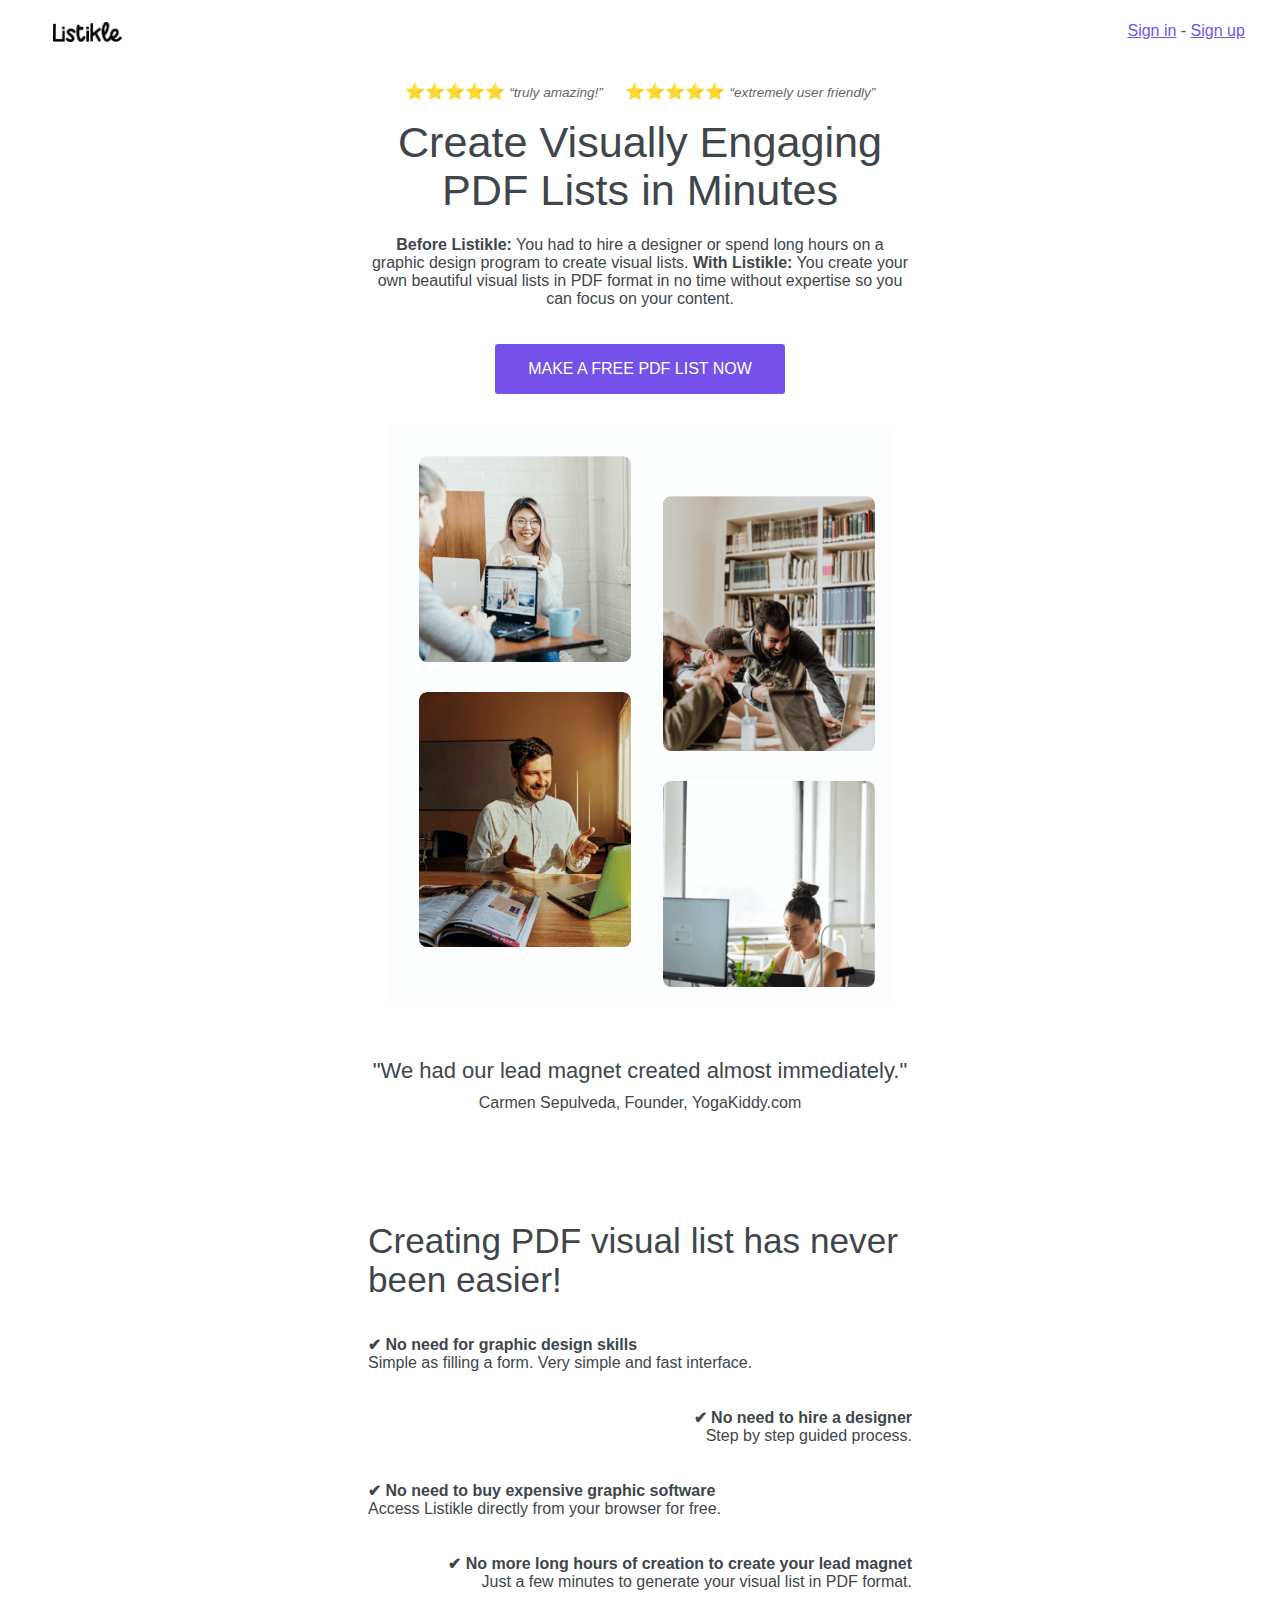
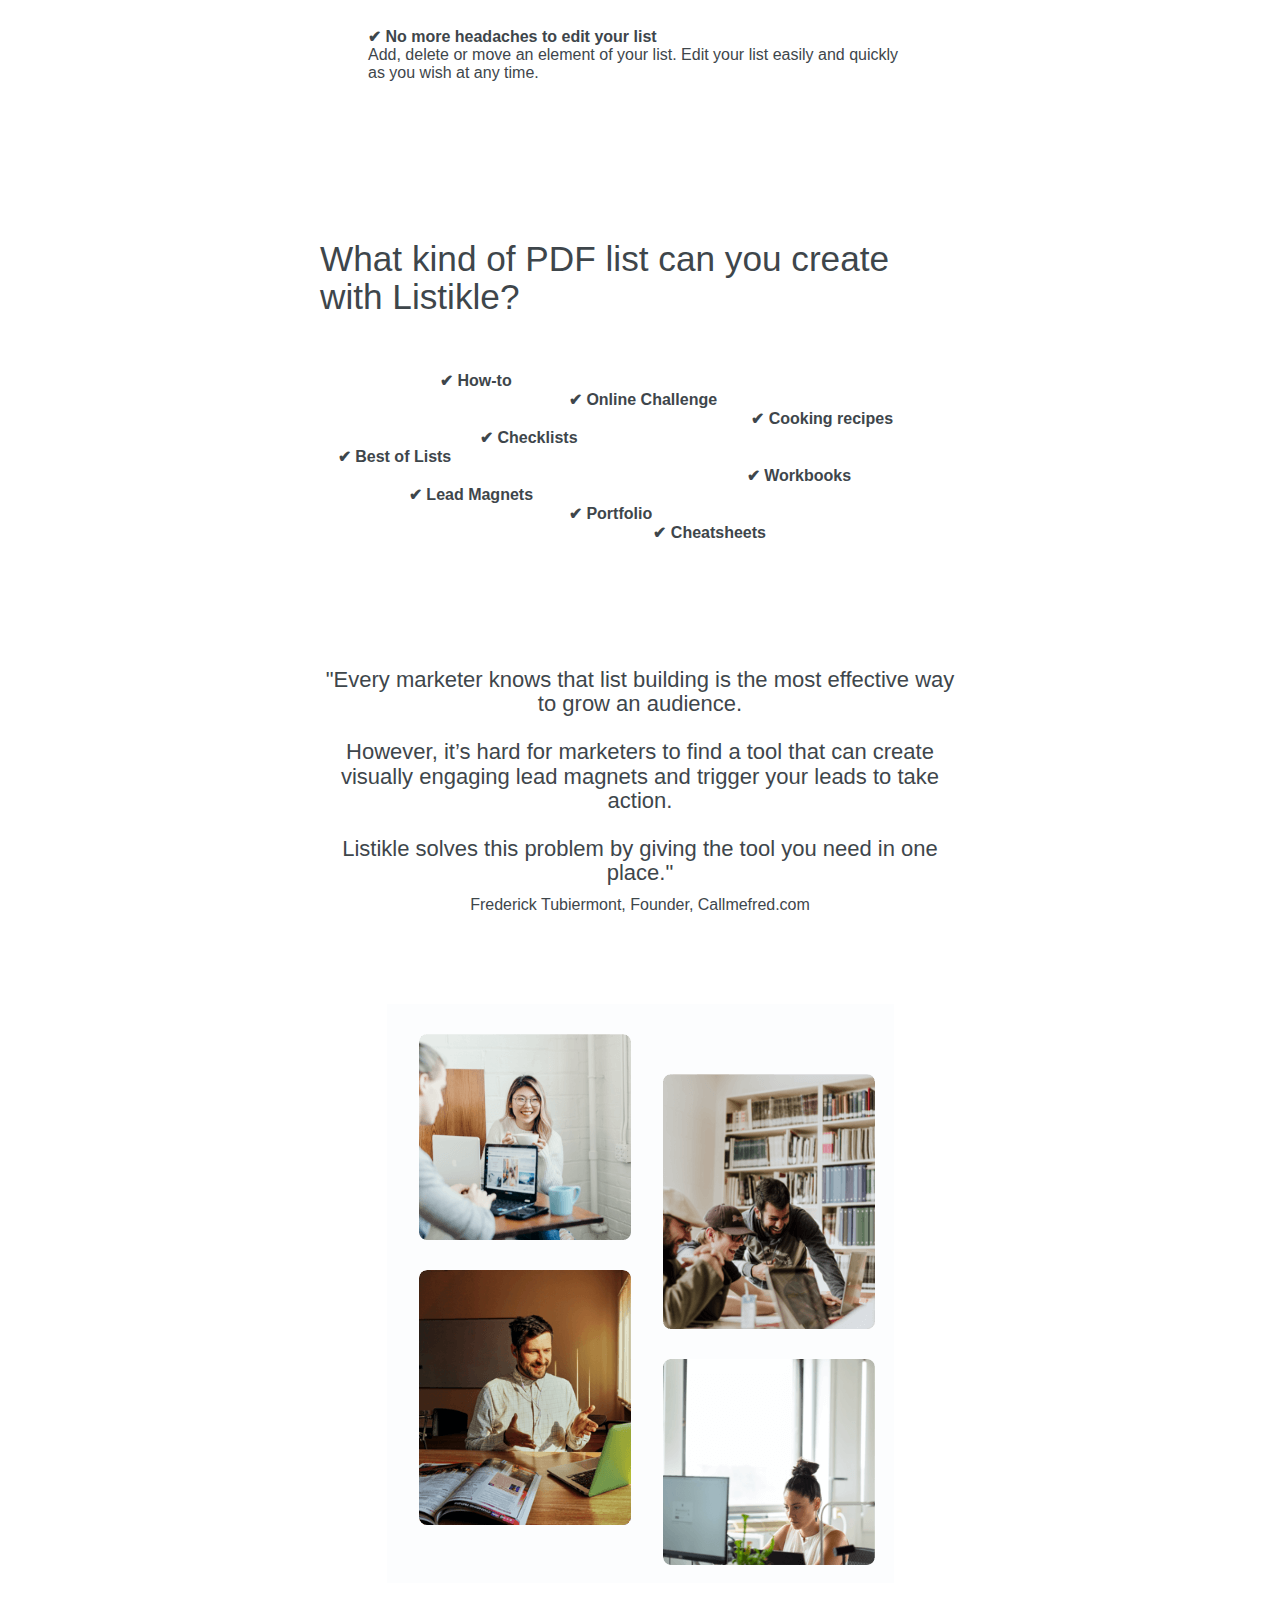
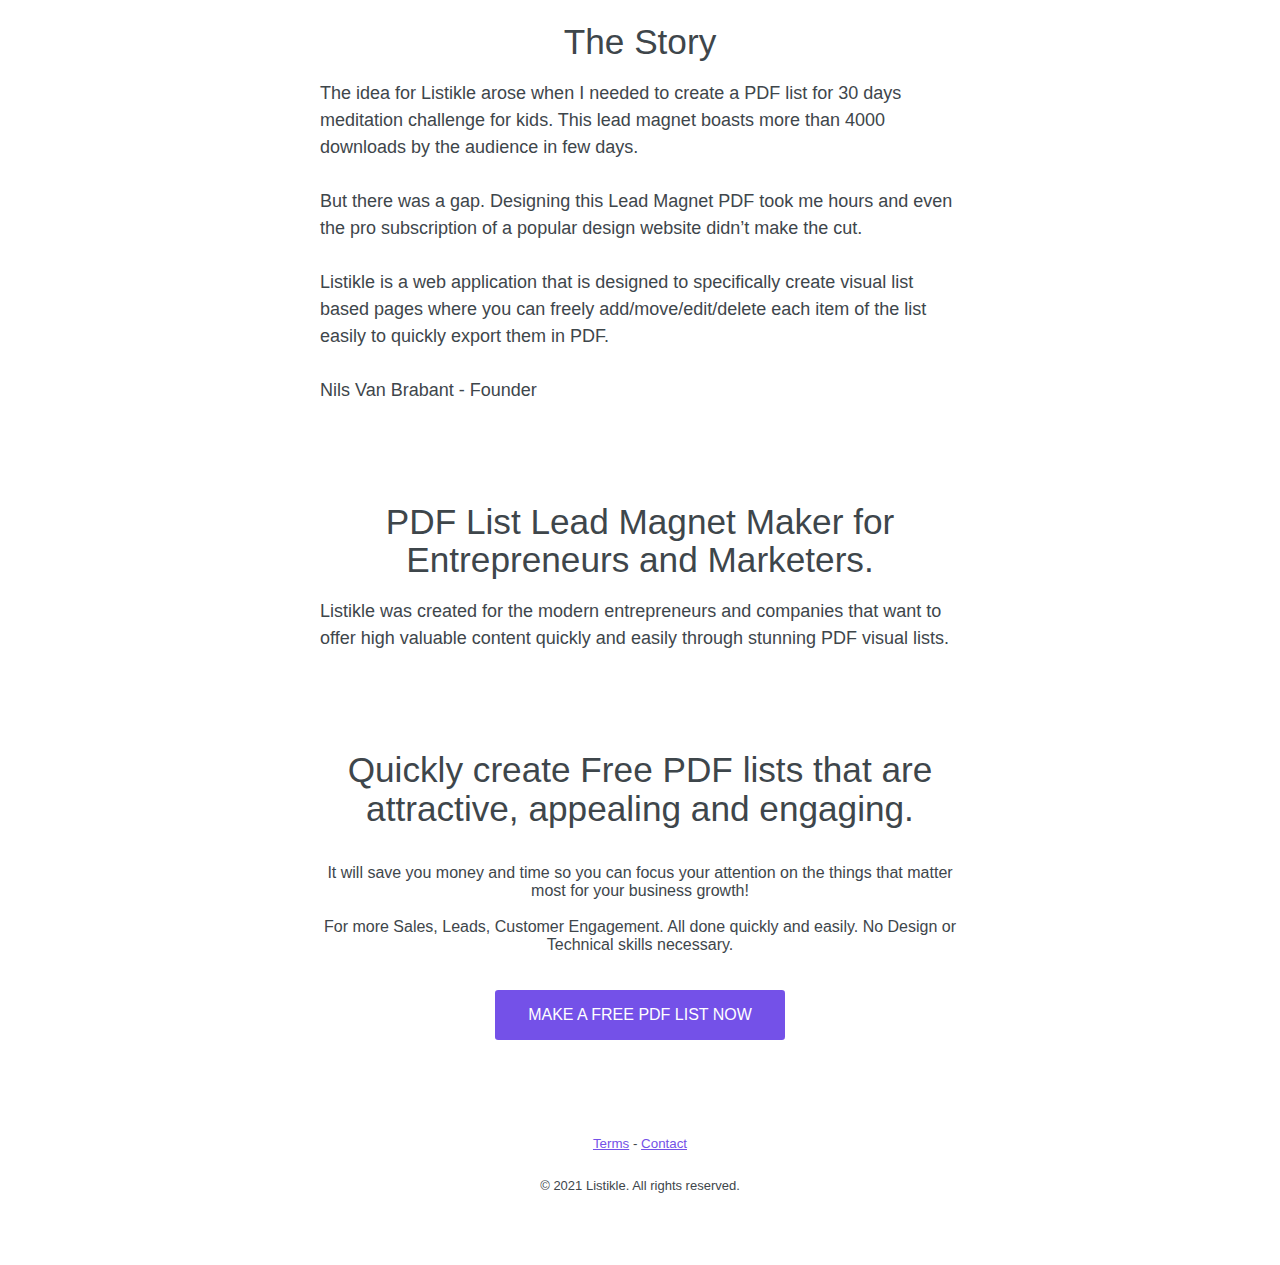
<file: index.html>
<!DOCTYPE html>
<html lang="en">
  <head>


    <!-- Global site tag (gtag.js) - Google Analytics -->
<script async src="https://www.googletagmanager.com/gtag/js?id=UA-204969700-1"></script>
<script>
  window.dataLayer = window.dataLayer || [];
  function gtag(){dataLayer.push(arguments);}
  gtag('js', new Date());

  gtag('config', 'UA-204969700-1');
</script>


    <!-- Favicon -->


<link rel="apple-touch-icon" sizes="180x180" href="/apple-touch-icon.png">
<link rel="icon" type="image/png" sizes="32x32" href="/favicon-32x32.png">
<link rel="icon" type="image/png" sizes="16x16" href="/favicon-16x16.png">
<link rel="manifest" href="/site.webmanifest">
<link rel="mask-icon" href="/safari-pinned-tab.svg" color="#5bbad5">
<meta name="msapplication-TileColor" content="#da532c">
<meta name="theme-color" content="#ffffff">


    <!-- META -->


    <meta http-equiv="content-type" content="text/html; charset=UTF-8">
    <title>Listikle - Free visual list PDF maker</title>
    <meta name="viewport" content="width=device-width, initial-scale=1">
    <meta name="Description" content="Download 10 Free Yoga Cards PDF"
      lang="en">
    <meta name="author" content="Yoga cards for children">
    <meta name="robots" content="index, follow">
    <meta charset="UTF-8">
    
  
   
   
    <!-- Override CSS file - add your own CSS rules -->
    <link rel="stylesheet" href="style.css">
    <script src="script.js"></script>
   
   



  </head>
  <body>
    
    <button onclick="topFunction()" id="myBtn" title="Go to top">↑</button>
    



        <!-- MENU -->




    <center><br>
      <table cellspacing="2" cellpadding="2" border="0" width="100%">
        <tbody>
          <tr>
            <td valign="top">&nbsp;&nbsp;&nbsp;&nbsp;&nbsp;&nbsp;&nbsp;&nbsp;&nbsp;&nbsp; <a href="index.html"><img
                moz-do-not-send="true" src="img/listikle_logo.svg" alt="logo" height="20"></td>
            <td align="right" valign="top"><a
href="test">Sign in</a> - <a moz-do-not-send="true" href="a">Sign up</a>
              &nbsp;&nbsp; &nbsp;&nbsp;&nbsp; <br>
            </td>
          </tr>
        </tbody>
      </table>
    </center>






        <!-- CONTENT -->

    <div class="container">
      <div class="content">

        <center>

          ⭐⭐⭐⭐⭐ <span class="txtgrey">“truly amazing!”</span> &nbsp;&nbsp;&nbsp;&nbsp;⭐⭐⭐⭐⭐ <span class="txtgrey">“extremely user friendly”</span>

<br><br>
          <h1>Create Visually Engaging PDF Lists in Minutes<br>
          </h1>

          <strong>Before Listikle:</strong> You had to hire a designer or spend long hours on a graphic design program to create visual lists.<strong> With Listikle:</strong> You create your own beautiful visual lists in PDF format in no time without expertise so you can focus on your content.
<br>
          <br>
          <br>
        </center>
        <center><a href="#" class="btn">MAKE A FREE PDF LIST NOW</a></center>
      </div>
    </div>
    <div class="container">
      <div align="center"><img moz-do-not-send="true" src="img/img1.png"
          alt="img1" class="responsive"><br>
      </div>
    
      <div class="content"><br>
        <h3 align="center">"We had our lead magnet created almost
          immediately."</h3>
          <div align="center"> Carmen Sepulveda, Founder, YogaKiddy.com</div>
        <h2 align="center"><br>
        </h2>
        <p><br>
        </p>
        <h2 align="left">Creating PDF visual list has never
          been easier!</h2>
        <b><br>
          ✔ No need for graphic design skills</b><br>
        Simple as filling a form. Very simple and fast interface.<b><br>
          <br>
          <br>
        </b>
        <div align="right"><b> ✔ No need to hire a designer</b><br>
          &nbsp;&nbsp;&nbsp; &nbsp;&nbsp;&nbsp;&nbsp;&nbsp; Step by step guided process.<br>
          <br>
        </div>
        <b> <br>
          ✔ No need to buy expensive graphic software</b><br>
        Access Listikle directly from your browser for free.<b><br>
          <br>
          <br>
        </b>
        <div align="right"><b> ✔ No more long hours of creation </b><b>to create your lead magnet</b><br>
          &nbsp;&nbsp;&nbsp; &nbsp;&nbsp;&nbsp; Just a few minutes to generate your visual list in PDF format.<br>
          <br>
        </div>
        <b> <br>
          ✔ No more headaches to edit your list</b><br>
        Add, delete or move an element of your list. Edit your list easily and quickly as you wish at any time.<br>
        <br>
        <br>
        <br>
        <br>
      </div>
        <br>
        <div align="center"><br>
        </div>
        <h2 align="center"></h2>
        <h2>What kind of PDF list can you create with Listikle?</h2>
        &nbsp; <b><br>
          <br>
          &nbsp;&nbsp; &nbsp;&nbsp;&nbsp; &nbsp;&nbsp;&nbsp;
          &nbsp;&nbsp;&nbsp; &nbsp;&nbsp;&nbsp; &nbsp;&nbsp;&nbsp;
          &nbsp;&nbsp;&nbsp; ✔ How-to </b><br>
        <b>&nbsp;&nbsp;&nbsp; &nbsp;&nbsp;&nbsp; &nbsp;&nbsp;&nbsp;
          &nbsp;&nbsp;&nbsp; &nbsp;&nbsp;&nbsp; &nbsp;&nbsp;&nbsp;
          &nbsp;&nbsp;&nbsp; &nbsp;&nbsp;&nbsp; &nbsp;&nbsp;&nbsp;
          &nbsp;&nbsp;&nbsp; &nbsp;&nbsp;&nbsp; &nbsp;&nbsp;&nbsp;
          &nbsp;&nbsp;&nbsp; &nbsp;&nbsp;&nbsp; ✔ </b><b>Online
          Challenge</b><br>
        <b> </b><b>&nbsp;&nbsp;&nbsp; &nbsp;&nbsp;&nbsp;
          &nbsp;&nbsp;&nbsp; &nbsp;&nbsp;&nbsp; &nbsp;&nbsp;&nbsp;
          &nbsp;&nbsp;&nbsp; &nbsp;&nbsp;&nbsp; &nbsp;&nbsp;&nbsp;
          &nbsp;&nbsp;&nbsp; &nbsp;&nbsp;&nbsp; &nbsp;&nbsp;&nbsp;
          &nbsp;&nbsp;&nbsp; &nbsp;&nbsp;&nbsp; &nbsp;&nbsp;&nbsp;
          &nbsp;&nbsp;&nbsp; &nbsp;&nbsp;&nbsp; &nbsp;&nbsp;&nbsp;
          &nbsp;&nbsp;&nbsp; &nbsp;&nbsp;&nbsp; &nbsp;&nbsp;&nbsp;
          &nbsp;&nbsp;&nbsp; &nbsp;&nbsp;&nbsp; &nbsp;&nbsp;&nbsp;&nbsp;
          &nbsp;&nbsp;&nbsp; ✔ </b><b>Cooking recipes</b><br>
        <b> </b><b>&nbsp;&nbsp;&nbsp; &nbsp;&nbsp;&nbsp;
          &nbsp;&nbsp;&nbsp; &nbsp;&nbsp;&nbsp; &nbsp;&nbsp;&nbsp;
          &nbsp;&nbsp;&nbsp; &nbsp;&nbsp;&nbsp; &nbsp;&nbsp;&nbsp;
          &nbsp;&nbsp;&nbsp; ✔ </b><b>Checklists</b><br>
        <b> </b><b>&nbsp;&nbsp;&nbsp; ✔ </b><b>Best of
          Lists</b><br>
        <b>&nbsp;&nbsp;&nbsp; &nbsp;&nbsp;&nbsp; &nbsp;&nbsp;&nbsp;
          &nbsp;&nbsp;&nbsp; &nbsp;&nbsp;&nbsp; &nbsp;&nbsp;&nbsp;
          &nbsp;&nbsp;&nbsp; &nbsp;&nbsp;&nbsp; &nbsp;&nbsp;&nbsp;
          &nbsp;&nbsp;&nbsp; &nbsp;&nbsp;&nbsp; &nbsp;&nbsp;&nbsp;
          &nbsp;&nbsp;&nbsp; &nbsp;&nbsp;&nbsp; &nbsp;&nbsp;&nbsp;
          &nbsp;&nbsp;&nbsp; &nbsp;&nbsp;&nbsp; &nbsp;&nbsp;&nbsp;
          &nbsp;&nbsp;&nbsp; &nbsp;&nbsp;&nbsp; &nbsp; &nbsp;
          &nbsp;&nbsp;&nbsp; &nbsp;&nbsp;&nbsp; &nbsp;&nbsp;&nbsp; ✔
          Workbooks</b><br>

         

          
        <b>
          &nbsp;&nbsp;&nbsp; &nbsp;&nbsp;&nbsp; &nbsp;&nbsp;&nbsp;
          &nbsp;&nbsp;&nbsp; &nbsp;&nbsp;&nbsp; 
         ✔ Lead Magnets</b><br>
        <b>&nbsp;&nbsp;&nbsp; &nbsp;&nbsp;&nbsp; &nbsp;&nbsp;&nbsp;
          &nbsp;&nbsp;&nbsp; &nbsp;&nbsp;&nbsp; &nbsp;&nbsp;&nbsp;
          &nbsp;&nbsp;&nbsp; &nbsp;&nbsp;&nbsp; &nbsp;&nbsp;&nbsp;
          &nbsp;&nbsp;&nbsp; &nbsp;&nbsp;&nbsp; &nbsp;&nbsp;&nbsp;
          &nbsp;&nbsp;&nbsp; &nbsp;&nbsp;&nbsp; 
         ✔ Portfolio</b><br>
        <b>&nbsp;&nbsp;&nbsp; &nbsp;&nbsp;&nbsp; &nbsp;&nbsp;&nbsp;
          &nbsp;&nbsp;&nbsp; &nbsp;&nbsp; &nbsp;&nbsp;&nbsp;
          &nbsp;&nbsp;&nbsp; &nbsp;&nbsp;&nbsp; &nbsp;&nbsp;&nbsp;
          &nbsp;&nbsp;&nbsp; &nbsp;&nbsp;&nbsp; &nbsp; &nbsp;&nbsp;&nbsp;&nbsp;
          &nbsp;&nbsp;&nbsp; &nbsp;&nbsp;&nbsp; &nbsp;&nbsp;&nbsp;
          &nbsp;&nbsp;&nbsp; &nbsp;&nbsp;&nbsp; &nbsp; &nbsp;&nbsp; ✔
          Cheatsheets</b><br>
        <br>
        <br>
        <br>
        <br>
        <br>
        <div align="left">&nbsp;&nbsp;&nbsp; &nbsp;&nbsp;&nbsp;
          &nbsp;&nbsp;&nbsp; <br>
        </div>
        <br>
        <h3 align="center">
          <meta charset="UTF-8">
          <meta charset="UTF-8">
          "Every marketer knows that list building is the most
          effective way to grow an audience. <br><br>
        However, it’s hard for marketers to find a
          tool that can create visually engaging lead magnets and
          trigger your leads to take action.<br><br>
        Listikle solves this problem by giving the
          tool you need in one place."</h3>
       <div align="center">Frederick Tubiermont, Founder, Callmefred.com</div>
        <br>
        &nbsp;&nbsp;&nbsp; &nbsp;&nbsp;&nbsp; &nbsp;&nbsp;&nbsp; <br>
        <br>
        <br>
        <br>
        <div align="center"><img moz-do-not-send="true"
            src="img/img1.png" alt="img1" class="responsive"><br>
        </div>
        <br>
        <br>
        
        <h2 align="center">The Story </h2>
        <p>The idea for Listikle arose when I needed to create a PDF list for 30 days meditation challenge for kids. This lead magnet boasts more than 4000 downloads by the audience in few days.<br><br>
          But there was a gap. Designing this Lead Magnet PDF took me hours and even the pro subscription of a popular design website didn’t make the cut. <br><br>Listikle is a web application that is designed to specifically create visual list based pages where you can freely add/move/edit/delete each item of the list easily to quickly export them in PDF. <br>
        <br>Nils Van Brabant - Founder
        </p>
        <br>
        <br>
        <br>
        <br>
        
        <h2 align="center">PDF List Lead Magnet Maker for Entrepreneurs
          and Marketers. </h2>
        <p>Listikle was created for the modern entrepreneurs and
          companies that want to offer high valuable content quickly and
          easily through stunning PDF visual lists.<br>
        </p>
        <br>
        <br>
        <br>
        <br>
        <h2 align="center">Quickly create Free PDF lists that are
          attractive, appealing and engaging.</h2>
        <br>
        <div align="center">It will save you money and time so you can
          focus your attention on the things that matter most for your
          business growth!<br>
          <br>
          For more Sales, Leads, Customer Engagement. All done quickly
          and easily. No Design or Technical skills necessary.
        </div>
        <br>
        <br>
        <center><a href="#" class="btn">MAKE A FREE PDF LIST NOW</a></center>

        <br>
        <br>
        <br>
        <br>
      
        <br>
        <div align="center"><sub><a
href="file:///Users/nils/MEGAsync/Listikle/website/yogakiddyworld/blog.html">Terms</a>
          
            - <a href="contact.html">Contact</a></sub><br>
        </div>
        <sub><br>
        </sub>
        <div align="center"><sub><font size="-1"> © 2021 Listikle. All
              rights reserved.</font></sub></div>
      </div>
    </div>

    
        <br>
        <br>
        <br>
        <br>
      
    
    
    
    <script>
    
    
    
    //Get the button
    var mybutton = document.getElementById("myBtn");
    
    // When the user scrolls down 20px from the top of the document, show the button
    window.onscroll = function() {scrollFunction()};
    
    function scrollFunction() {
      if (document.body.scrollTop > 20 || document.documentElement.scrollTop > 20) {
        mybutton.style.display = "block";
      } else {
        mybutton.style.display = "none";
      }
    }
    
    // When the user clicks on the button, scroll to the top of the document
    function topFunction() {
      document.body.scrollTop = 0;
      document.documentElement.scrollTop = 0;
    }


  


    </script>
   
  </body>
</html>
</file>
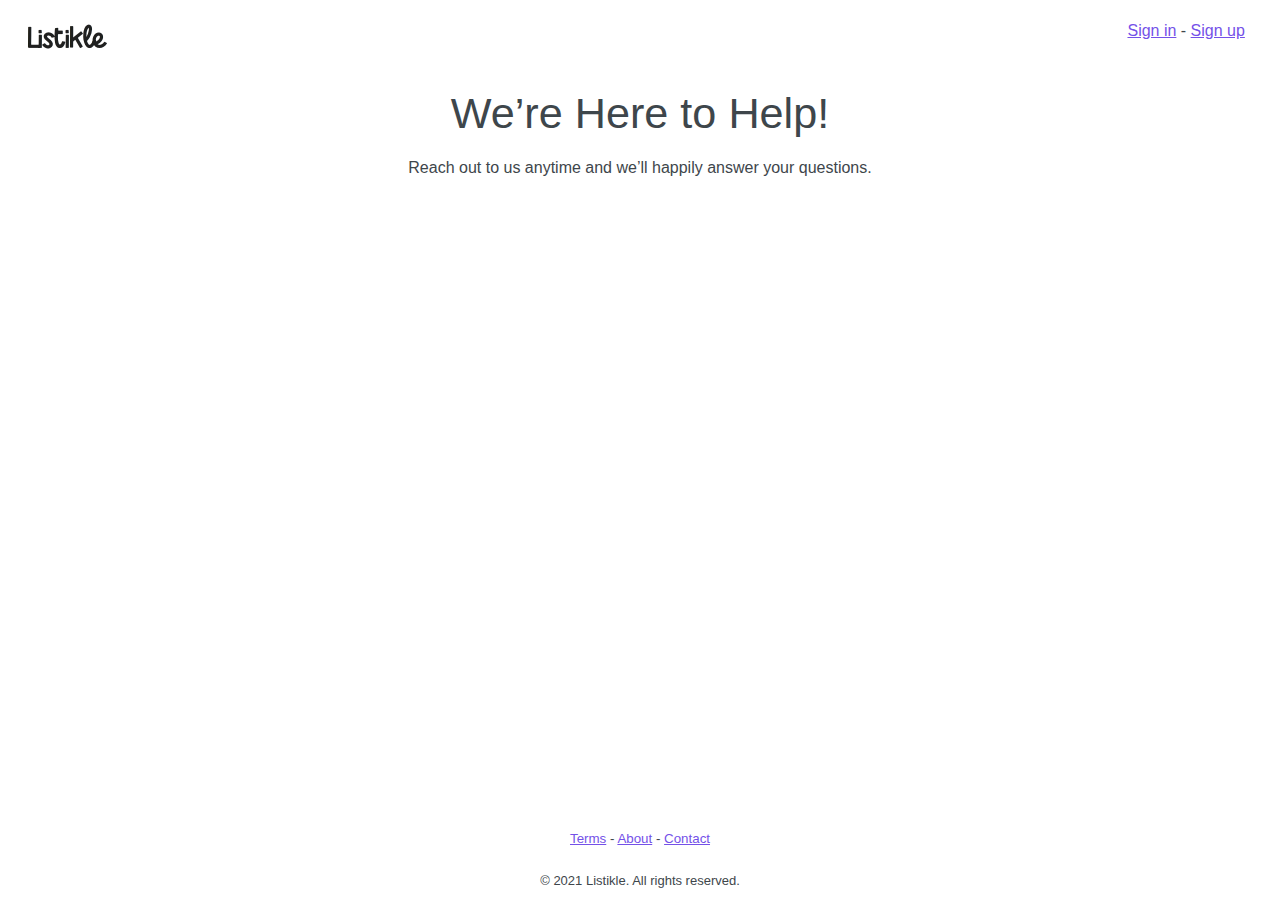
<file: contact.html>
<!DOCTYPE html>
<html lang="en">
  <head>


    <!-- Global site tag (gtag.js) - Google Analytics -->
<script async src="https://www.googletagmanager.com/gtag/js?id=UA-204969700-1"></script>
<script>
  window.dataLayer = window.dataLayer || [];
  function gtag(){dataLayer.push(arguments);}
  gtag('js', new Date());

  gtag('config', 'UA-204969700-1');
</script>


    <!-- Favicon -->


<link rel="apple-touch-icon" sizes="180x180" href="/apple-touch-icon.png">
<link rel="icon" type="image/png" sizes="32x32" href="/favicon-32x32.png">
<link rel="icon" type="image/png" sizes="16x16" href="/favicon-16x16.png">
<link rel="manifest" href="/site.webmanifest">
<link rel="mask-icon" href="/safari-pinned-tab.svg" color="#5bbad5">
<meta name="msapplication-TileColor" content="#da532c">
<meta name="theme-color" content="#ffffff">


    <!-- META -->


    <meta http-equiv="content-type" content="text/html; charset=UTF-8">
    <title>Contact Us | Listikle</title>


    <meta name="viewport" content="width=device-width, initial-scale=1">
    <meta name="Description" content="Download 10 Free Yoga Cards PDF"
      lang="en">
    <meta name="author" content="Listikle">
    <meta name="robots" content="index, follow">
    <meta charset="UTF-8">
    
  
   
   
    <!-- Override CSS file - add your own CSS rules -->
    <link rel="stylesheet" href="style.css">
    <script src="script.js"></script>
   
   



  </head>
  <body>
    
    <button onclick="topFunction()" id="myBtn" title="Go to top">↑</button>
    



        <!-- MENU -->

    
    <center><br>
      <table cellspacing="2" cellpadding="2" border="0" width="100%">
        <tbody>
          <tr>
            <td valign="top">&nbsp;&nbsp;&nbsp;&nbsp; <a href="index.html"><img
                moz-do-not-send="true" src="img/14-5.png" alt="logo
                listikle" height="28" width="83"></a><br>
            </td>
            <td align="right" valign="top"><a
href="test">Sign in</a> - <a moz-do-not-send="true" href="a">Sign up</a>
              &nbsp;&nbsp; &nbsp;&nbsp;&nbsp; <br>
            </td>
          </tr>
        </tbody>
      </table>
    </center>




        <!-- CONTENT -->

    <div class="container">
      <div class="content">
        <center>
          <h1>We’re Here to Help!
          </h1>
          Reach out to us anytime and we’ll happily answer your questions.<br>
          <br>
          <br>
        </center>


        <iframe src="https://tally.so/embed/nWNKaw?hideTitle=1&alignLeft=1" width="100%" height="500" frameborder="0" marginheight="0" marginwidth="0" title="Contact Listikle
        "></iframe>        <br>
        <br>
        <br>
        

        <br>
        <br>
        <br>
   
        <br>
        <div align="center"><sub><a
          href="file:///Users/nils/MEGAsync/Listikle/website/yogakiddyworld/blog.html">Terms</a>
                      - <a
          href="file:///Users/nils/MEGAsync/Listikle/website/yogakiddyworld/about.html">About</a>
                      - <a href="contact.html">Contact</a></sub><br>
                  </div>
        <sub><br>
        </sub>
        <div align="center"><sub><font size="-1"> © 2021 Listikle. All
              rights reserved.</font></sub></div>
      </div>
    </div>
    
    
    
    
    <script>
    
    
    
    //Get the button
    var mybutton = document.getElementById("myBtn");
    
    // When the user scrolls down 20px from the top of the document, show the button
    window.onscroll = function() {scrollFunction()};
    
    function scrollFunction() {
      if (document.body.scrollTop > 20 || document.documentElement.scrollTop > 20) {
        mybutton.style.display = "block";
      } else {
        mybutton.style.display = "none";
      }
    }
    
    // When the user clicks on the button, scroll to the top of the document
    function topFunction() {
      document.body.scrollTop = 0;
      document.documentElement.scrollTop = 0;
    }


  


    </script>
    <script src="https://npmcdn.com/flickity@2/dist/flickity.pkgd.js"></script>
    <script src="./script.js"></script>
  </body>
</html>
</file>
<file: style.css>
body
{
	margin: 0;
	padding: 0;
	color: #3e464b;
	background-color: #ffffff;
	font: 1em/1.2;
  font-family: -apple-system, BlinkMacSystemFont, "Segoe UI", Roboto, Helvetica, Arial, sans-serif, "Apple Color Emoji", "Segoe UI Emoji", "Segoe UI Symbol";



}

h1,h2,h3,h4,h5,h6
{
	margin: 0 0 .5em;
	font-weight: 500;
	line-height: 1.1;
}

h1 { font-size: 2.70em; font-weight: 400;} /* 36px */
h2 { font-size: 2.2em; font-weight: 400;} /* 28px */
h3 { font-size: 1.375em; font-weight: 400;} /* 22px */
h4 { font-size: 1.125em; font-weight: 400; } /* 18px */
h5 { font-size: 1em; } /* 16px */
h6 { font-size: .875em; } /* 14px */

p
{
	margin: 0 0 1.5em;
	line-height: 1.5;
font-size: 1.125em; /* 18px */

}


.txtgrey
{
	color: #666;
	font-size: .85em;
	font-style: italic;

}


hr
{
	height: 0;
	margin-top: 1em;
	margin-bottom: 2em;
	border: 0;
	border-top: 1px solid #ddd;
}

a:link { color: #7451e8; }
a:visited { color: #7451e8; }
a:focus { color: #7451e8; }
a:hover { color: #18c9ab; }
a:active { color: #7451e8; }

/* -----------------------
Layout styles
------------------------*/

.container
{
	max-width: 40em;
	margin: 0 auto;
}

.containerbkg
{
	max-width: 40em;
	margin: 0 auto;
	background-color: #fff;
}


.container-white
{
	max-width: 70em;
	margin: 0 auto;
	background-color: #ffffff;
}

.header
{
	color: #fff;
	background: #999;
	padding: 1em 1.25em;
}

.header-heading { margin: 0; }

.nav-bar
{
	background: #000;
	padding: 0;
}

.content { padding: 1em 1.25em; }

.footer
{
	color: #fff;
	background: #542be2;
	padding: 1em 1.25em;
}


.img-responsive { max-width: 100%; }

.btn
{
	color: #fff !important;
	background-color: #7451e8;
	border-color: #fff;
	display: inline-block;
	padding: .9em 2em;
	margin-bottom: 0;
	font-weight: 400;
	line-height: 1.2;
	text-align: center;
	white-space: nowrap;
	vertical-align: middle;
	cursor: pointer;
	border: 1px solid transparent;
	border-radius: .2em;
	text-decoration: none;
}

.btn:hover
{
	color: #fff !important;
	background-color: #572aec;
}

.btn:focus
{
	color: #fff !important;
	background-color: #7451e8;
}

.btn:active
{
	color: #fff !important;
	background-color: #7451e8;
}

.table
{
	width: 100%;
	max-width: 100%;
	margin-bottom: 20px;
}

.list-unstyled
{
	padding-left: 0;
	list-style: none;
}

.list-inline
{
	padding-left: 0;
	margin-left: -5px;
	list-style: none;
}

.list-inline > li
{
	display: inline-block;
	padding-right: 5px;
	padding-left: 5px;
}

/* -----------------------
Wide styles
------------------------*/

@media (min-width: 42em)
{
	.header { padding: 1.5em 3em; }
	.nav-bar { padding: 1em 3em; }
	.content { padding: 2em 3em; }
	.footer { padding: 2em 3em; }

	.nav li
	{
		display: inline;
		margin: 0 1em 0 0;
	}

	.nav a
	{
		display: inline;
		padding: 0;
		border-bottom: 0;
	}
}



#myBtn {
	display: none; /* Hidden by default */
	position: fixed; /* Fixed/sticky position */
	bottom: 20px; /* Place the button at the bottom of the page */
	right: 30px; /* Place the button 30px from the right */
	z-index: 99; /* Make sure it does not overlap */
	border: none; /* Remove borders */
	outline: none; /* Remove outline */
	background-color: rgb(16, 196, 181); /* Set a background color */
	color: white; /* Text color */
	cursor: pointer; /* Add a mouse pointer on hover */
	padding: 15px; /* Some padding */
	border-radius: 10px; /* Rounded corners */
	font-size: 18px; /* Increase font size */
  }
  
  #myBtn:hover {
	background-color: rgb(6, 230, 218); /* Add a dark-grey background on hover */
  }


  .carousel {
	background: #f3f3f3;
  }
  
  .carousel-cell {
	width: 28%;
	height: 200px;
	margin-right: 10px;
	background: #8C8;
	border-radius: 5px;
	counter-increment: carousel-cell;
  }
  
  .carousel-cell.is-selected {
	background: #ED2;
  }
  
  /* cell number */
  .carousel-cell:before {
	display: block;
	text-align: center;
	content: counter(carousel-cell);
	line-height: 200px;
	font-size: 80px;
	color: white;
  }



.carousel img {
	display: block;
	height: 200px;
	margin-right: 10px;
	border-radius: 5px;
  }
  
  @media screen and ( min-width: 768px ) {
	.carousel img {
	  height: 200px;
	}
  }



  .responsive {
	width: 100%;
	max-width: 507px;
	height: auto;
  }


  .bgblue {
	background-color: lightblue;
  }
</file>
